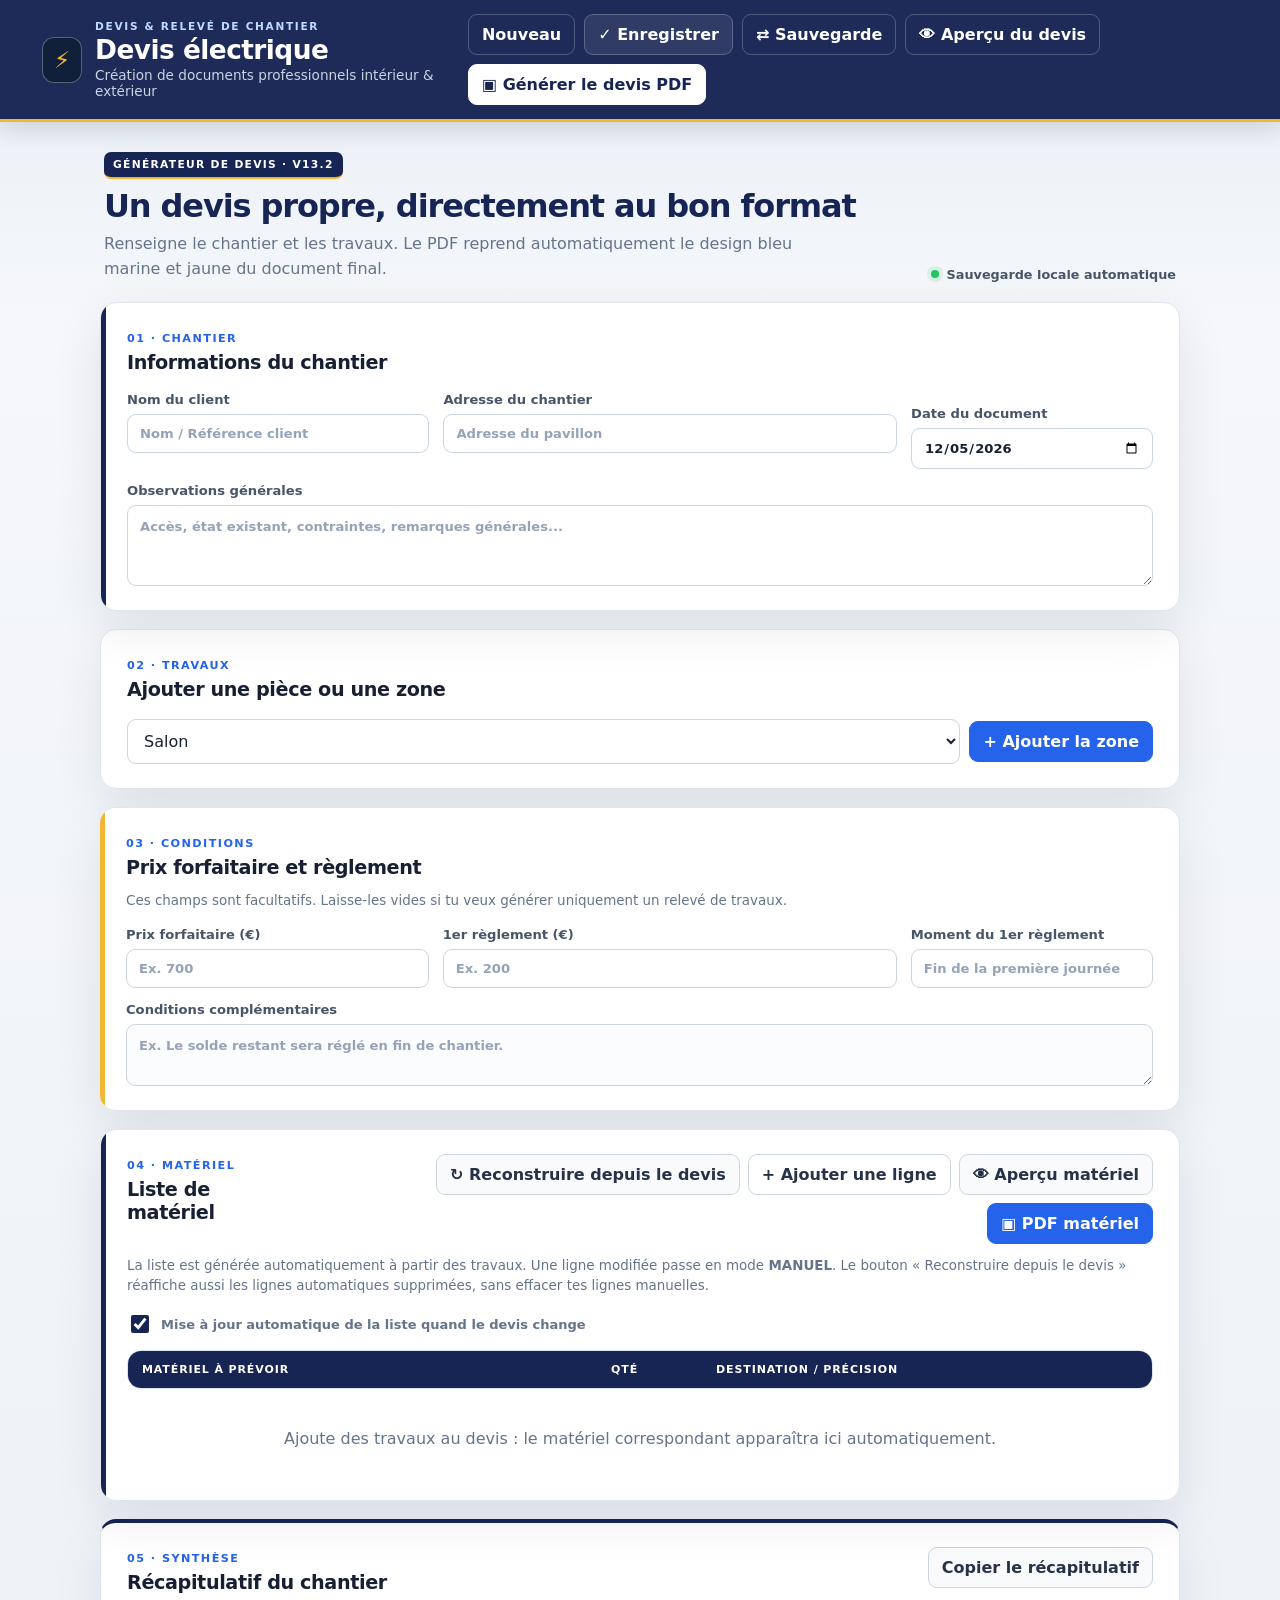
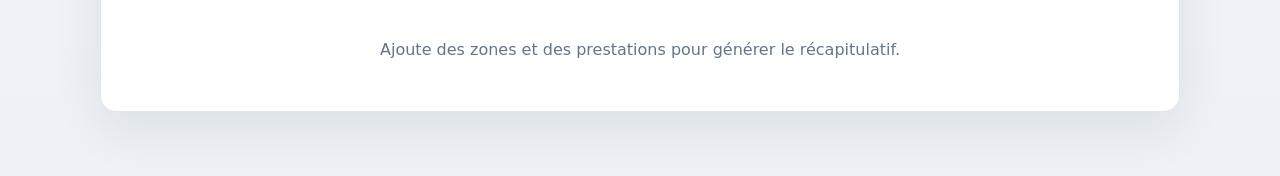
<file: index.html>
<!DOCTYPE html>
<html lang="fr">
<head>
  <meta charset="UTF-8" />
  <meta name="viewport" content="width=device-width, initial-scale=1.0" />
  <meta name="theme-color" content="#172554" />
  <title>Devis Électrique - Générateur de devis V13.2</title>
  <link rel="manifest" href="manifest.webmanifest?v=13.2.0" />
  <link rel="icon" href="icon.svg" type="image/svg+xml" />
  <link rel="stylesheet" href="styles.css?v=13.2.0" />

  <!-- CR3@TIX ANALYTIX -->
  <script async src="https://kevinlabens-del.github.io/CR3-TIX-ANALYTIX./analytics.js" data-project-id="964096e2-c791-48a4-8f82-4e6c510379a8" data-project-key="3b00f1e6-2cb9-4658-acd8-082d0cecf89b"></script>
</head>
<body>
  <header class="topbar no-print">
    <div class="brand-lockup">
      <div class="brand-mark" aria-hidden="true">⚡</div>
      <div>
        <div class="brand-kicker">DEVIS & RELEVÉ DE CHANTIER</div>
        <h1>Devis électrique</h1>
        <p>Création de documents professionnels intérieur & extérieur</p>
      </div>
    </div>
    <div class="top-actions">
      <button id="newBtn" class="btn ghost">Nouveau</button>
      <button id="saveBtn" class="btn">✓ Enregistrer</button>
      <button id="transferBtn" class="btn ghost">⇄ Sauvegarde</button>
      <button id="previewPdfBtn" class="btn ghost">👁 Aperçu du devis</button>
      <button id="printBtn" class="btn primary">▣ Générer le devis PDF</button>
    </div>
  </header>

  <main class="app-shell">
    <section class="document-intro no-print">
      <div>
        <span class="doc-chip">GÉNÉRATEUR DE DEVIS · V13.2</span>
        <h2>Un devis propre, directement au bon format</h2>
        <p>Renseigne le chantier et les travaux. Le PDF reprend automatiquement le design bleu marine et jaune du document final.</p>
      </div>
      <div class="doc-status"><span class="status-dot"></span>Sauvegarde locale automatique</div>
    </section>

    <section class="card project-card document-card">
      <div class="section-title"><div><span class="eyebrow">01 · CHANTIER</span><h2>Informations du chantier</h2></div></div>
      <div class="grid three">
        <label>Nom du client<input id="clientName" type="text" placeholder="Nom / Référence client" /></label>
        <label>Adresse du chantier<input id="siteAddress" type="text" placeholder="Adresse du pavillon" /></label>
        <label>Date du document<input id="surveyDate" type="date" /></label>
      </div>
      <label>Observations générales<textarea id="globalNotes" rows="3" placeholder="Accès, état existant, contraintes, remarques générales..."></textarea></label>
    </section>

    <section class="card no-print">
      <div class="section-title"><div><span class="eyebrow">02 · TRAVAUX</span><h2>Ajouter une pièce ou une zone</h2></div></div>
      <div class="quick-add">
        <select id="roomPreset">
          <option value="Salon">Salon</option><option value="Séjour">Séjour</option><option value="Cuisine">Cuisine</option>
          <option value="Chambre">Chambre</option><option value="Salle de bain">Salle de bain</option><option value="WC">WC</option>
          <option value="Couloir">Couloir</option><option value="Entrée">Entrée</option><option value="Buanderie">Buanderie</option>
          <option value="Garage">Garage</option><option value="Cave">Cave</option><option value="Combles">Combles</option>
          <option value="Terrasse">Terrasse</option><option value="Jardin">Jardin</option><option value="Façade">Façade</option>
          <option value="Portail / Accès">Portail / Accès</option><option value="Dépendance">Dépendance</option><option value="Étage">Étage</option><option value="Autre">Autre</option>
        </select>
        <button id="addRoomBtn" class="btn primary">+ Ajouter la zone</button>
      </div>
    </section>

    <section id="roomsSection" class="rooms"></section>

    <section class="card pricing-card document-card">
      <div class="section-title"><div><span class="eyebrow">03 · CONDITIONS</span><h2>Prix forfaitaire et règlement</h2></div></div>
      <p class="field-help">Ces champs sont facultatifs. Laisse-les vides si tu veux générer uniquement un relevé de travaux.</p>
      <div class="grid three pricing-grid">
        <label>Prix forfaitaire (€)<input id="fixedPrice" type="number" min="0" step="0.01" placeholder="Ex. 700" /></label>
        <label>1er règlement (€)<input id="firstPayment" type="number" min="0" step="0.01" placeholder="Ex. 200" /></label>
        <label>Moment du 1er règlement<input id="firstPaymentWhen" type="text" placeholder="Fin de la première journée" /></label>
      </div>
      <label>Conditions complémentaires<textarea id="paymentNotes" rows="2" placeholder="Ex. Le solde restant sera réglé en fin de chantier."></textarea></label>
    </section>

    <section class="card materials-card document-card" id="materialsCard">
      <div class="section-title">
        <div><span class="eyebrow">04 · MATÉRIEL</span><h2>Liste de matériel</h2></div>
        <div class="material-actions no-print">
          <button id="syncMaterialsBtn" class="btn ghost">↻ Reconstruire depuis le devis</button>
          <button id="addMaterialBtn" class="btn">+ Ajouter une ligne</button>
          <button id="previewMaterialPdfBtn" class="btn ghost">👁 Aperçu matériel</button>
          <button id="materialPdfBtn" class="btn primary">▣ PDF matériel</button>
        </div>
      </div>
      <p class="field-help">La liste est générée automatiquement à partir des travaux. Une ligne modifiée passe en mode <strong>MANUEL</strong>. Le bouton « Reconstruire depuis le devis » réaffiche aussi les lignes automatiques supprimées, sans effacer tes lignes manuelles.</p>
      <label class="auto-material-toggle no-print"><input id="autoMaterialSync" type="checkbox" checked /> Mise à jour automatique de la liste quand le devis change</label>
      <div class="materials-table">
        <div class="materials-head"><span>Matériel à prévoir</span><span>Qté</span><span>Destination / précision</span><span class="no-print"></span></div>
        <div id="materialsList"></div>
      </div>
      <div id="materialsEmpty" class="empty">Ajoute des travaux au devis : le matériel correspondant apparaîtra ici automatiquement.</div>
    </section>

    <section class="card summary-card" id="summaryCard">
      <div class="section-title"><div><span class="eyebrow">05 · SYNTHÈSE</span><h2>Récapitulatif du chantier</h2></div><button id="copySummaryBtn" class="btn ghost no-print">Copier le récapitulatif</button></div>
      <div id="summaryEmpty" class="empty">Ajoute des zones et des prestations pour générer le récapitulatif.</div>
      <div id="summaryContent"></div>
    </section>
  </main>

  <template id="roomTemplate">
    <article class="card room-card">
      <div class="room-head">
        <div class="room-title-wrap"><span class="room-badge">PIÈCE / ZONE</span><input class="room-name" aria-label="Nom de la zone" /></div>
        <div class="room-actions no-print"><button class="icon-btn duplicate-room" title="Dupliquer">⧉</button><button class="icon-btn danger delete-room" title="Supprimer">✕</button></div>
      </div>
      <div class="items-table">
        <div class="items-head"><span>Désignation des travaux</span><span>Qté</span><span>Précisions</span><span class="no-print"></span></div>
        <div class="items-list"></div>
      </div>
      <div class="room-add no-print">
        <select class="service-category" aria-label="Catégorie de prestation">
          <option value="Prises">Prises</option>
          <option value="Commandes">Commandes</option>
          <option value="Éclairage intérieur">Éclairage intérieur</option>
          <option value="Éclairage extérieur">Éclairage extérieur</option>
          <option value="Tableau & protections">Tableau & protections</option>
          <option value="Circuits spécialisés">Circuits spécialisés</option>
          <option value="Chauffage & ventilation">Chauffage & ventilation</option>
          <option value="Volets, portail & accès">Volets, portail & accès</option>
          <option value="Réseau, TV & communication">Réseau, TV & communication</option>
          <option value="Sécurité">Sécurité</option>
          <option value="Câblage & cheminement">Câblage & cheminement</option>
          <option value="Boîtes & raccordements">Boîtes & raccordements</option>
          <option value="Terre & équipotentialité">Terre & équipotentialité</option>
          <option value="Extérieur, jardin & dépendances">Extérieur, jardin & dépendances</option>
          <option value="Rénovation & dépannage">Rénovation & dépannage</option>
        </select>
        <select class="service-select" aria-label="Prestation"></select>
        <button class="btn add-item">+ Ajouter la prestation</button>
        <button class="btn ghost add-custom">+ Ligne personnalisée</button>
      </div>
      <label class="room-note-label">Notes de la zone<textarea class="room-note" rows="2" placeholder="Cheminement, hauteur, encastré/apparent, contraintes particulières..."></textarea></label>
    </article>
  </template>

  <template id="itemTemplate">
    <div class="item-row"><input class="item-name" aria-label="Prestation" /><input class="item-qty" type="number" min="0" step="1" value="1" aria-label="Quantité" /><input class="item-note" placeholder="Détail" aria-label="Note" /><button class="icon-btn danger delete-item no-print" title="Supprimer">✕</button></div>
  </template>

  <template id="materialTemplate">
    <div class="material-row" data-manual="0"><div class="material-name-wrap"><span class="material-mode auto">AUTO</span><input class="material-name" aria-label="Matériel" /></div><input class="material-qty" type="text" aria-label="Quantité" /><input class="material-note" aria-label="Destination / précision" placeholder="Destination / précision" /><button class="icon-btn danger delete-material no-print" title="Supprimer">✕</button></div>
  </template>

  <div id="pdfPreviewModal" class="pdf-preview-modal" hidden>
    <div class="pdf-preview-panel" role="dialog" aria-modal="true" aria-labelledby="pdfPreviewTitle">
      <div class="pdf-preview-head"><div><span class="eyebrow">PRÉVISUALISATION A4</span><h2 id="pdfPreviewTitle">Aperçu du document</h2><p id="pdfPreviewHint">Vérifie le rendu avant de générer ou partager le PDF.</p></div><button id="closePdfPreviewBtn" class="icon-btn" aria-label="Fermer">✕</button></div>
      <div class="pdf-preview-frame-wrap"><div id="pdfPreviewCanvas" class="pdf-preview-canvas" aria-label="Prévisualisation A4"></div></div>
      <div class="pdf-preview-actions"><button id="cancelPdfPreviewBtn" class="btn ghost">← Retour aux modifications</button><button id="confirmPdfBtn" class="btn primary">▣ Générer / partager ce PDF</button></div>
    </div>
  </div>

  <div id="transferModal" class="transfer-modal" hidden>
    <div class="transfer-panel" role="dialog" aria-modal="true" aria-labelledby="transferTitle">
      <div class="transfer-head"><div><span class="eyebrow">SAUVEGARDE / TRANSFERT</span><h2 id="transferTitle">Transférer mon relevé</h2></div><button id="closeTransferBtn" class="icon-btn" aria-label="Fermer">✕</button></div>
      <p class="transfer-help">Pour récupérer ce relevé dans un autre navigateur ou dans la PWA publiée, copie ce code puis colle-le dans l'autre version de l'application.</p>
      <textarea id="transferCode" rows="8" spellcheck="false" placeholder="Le code de sauvegarde apparaîtra ici…"></textarea>
      <div class="transfer-actions"><button id="makeBackupBtn" class="btn primary">Copier ma sauvegarde</button><button id="pasteBackupBtn" class="btn">Coller depuis le presse-papiers</button><button id="importBackupBtn" class="btn">Importer ce code</button></div>
      <div class="transfer-actions transfer-actions-secondary"><button id="exportBackupFileBtn" class="btn ghost">Enregistrer la sauvegarde (.json)</button><button id="importBackupFileBtn" class="btn ghost">Importer un fichier</button><input id="backupFileInput" type="file" accept="application/json,.json,.releve" hidden /></div>
      <p class="transfer-help small"><strong>Conseil Android :</strong> appuie sur « Enregistrer la sauvegarde (.json) ». Le navigateur doit placer le fichier dans <strong>Téléchargements / Download</strong>.</p>
      <p id="backupDownloadInfo" class="transfer-help small" aria-live="polite"></p>
      <p class="transfer-warning"><strong>Important :</strong> ne clique pas sur « Nouveau » avant d'avoir transféré ton relevé actuel.</p>
    </div>
  </div>

  <div id="toast" class="toast" role="status"></div>
  <script src="app.js?v=13.2.0"></script>
  <script src="catalog-v13.js?v=13.2.0"></script>
</body>
</html>
</file>
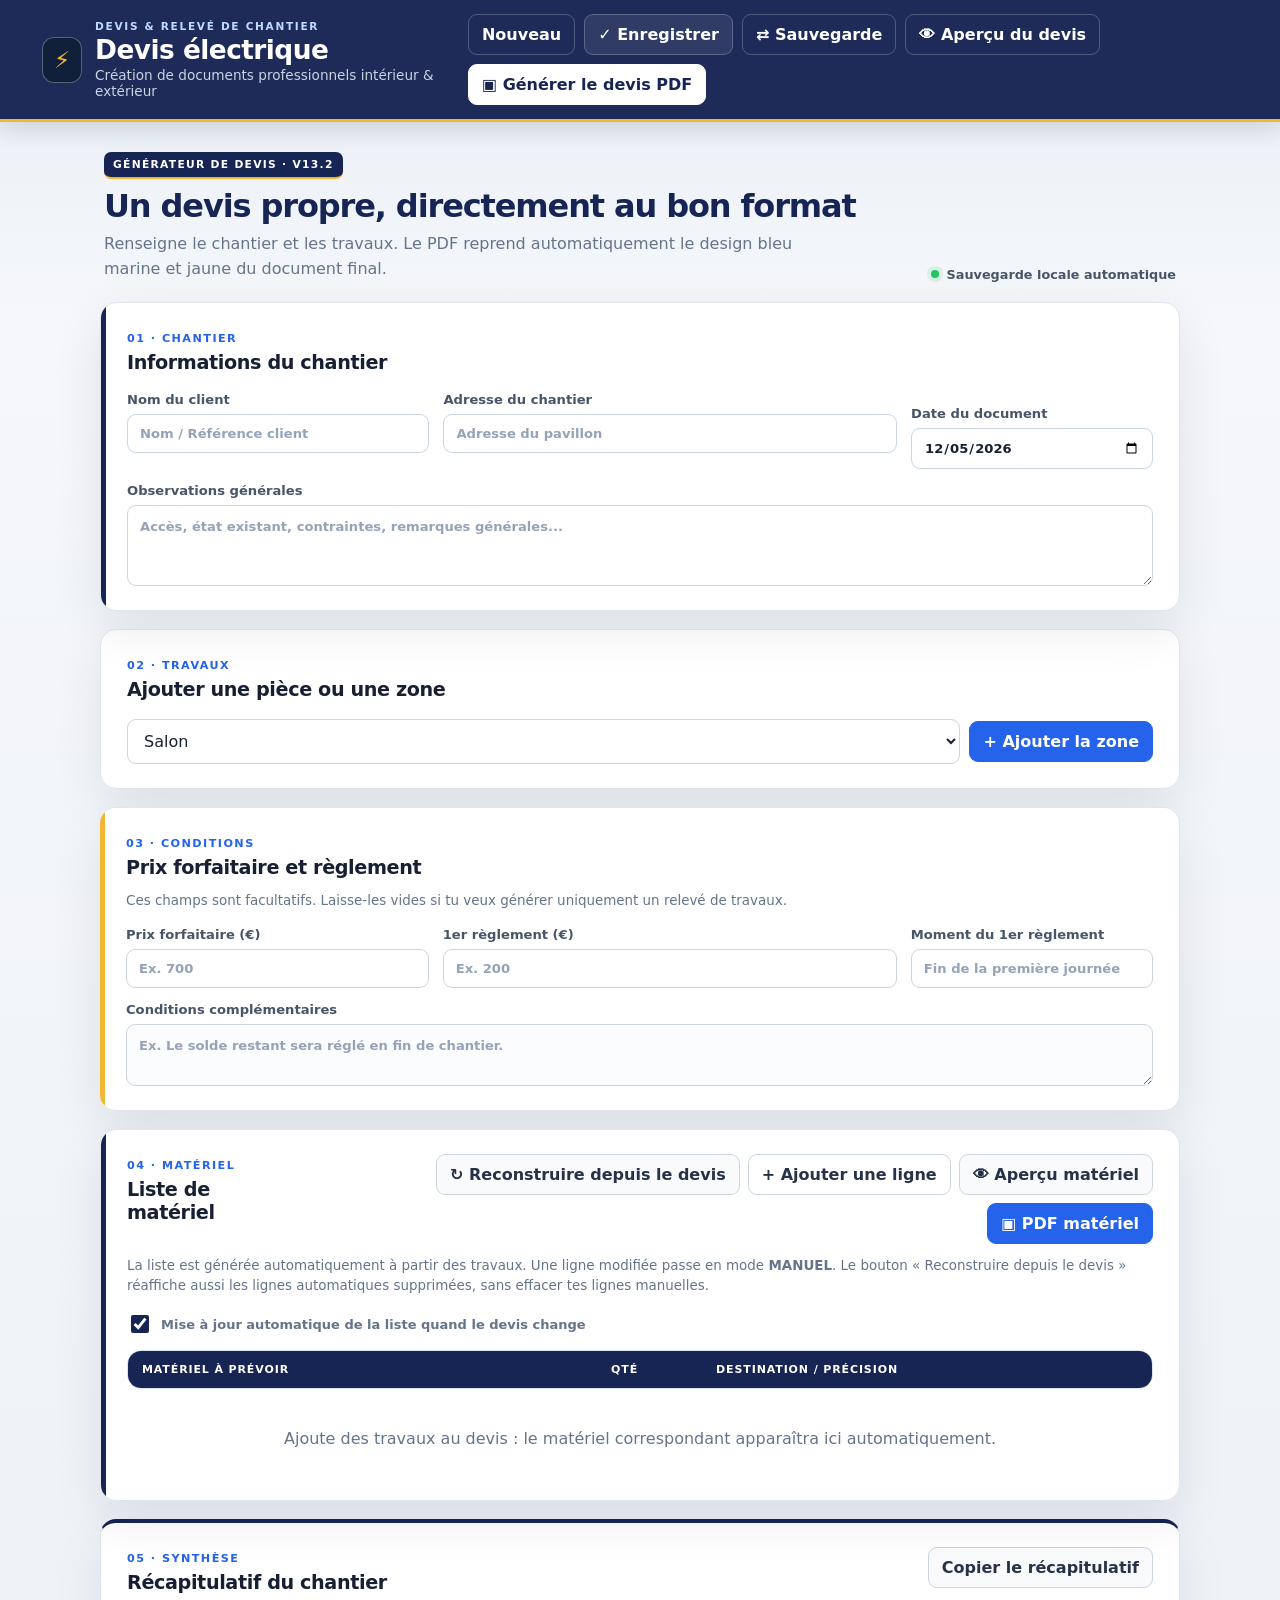
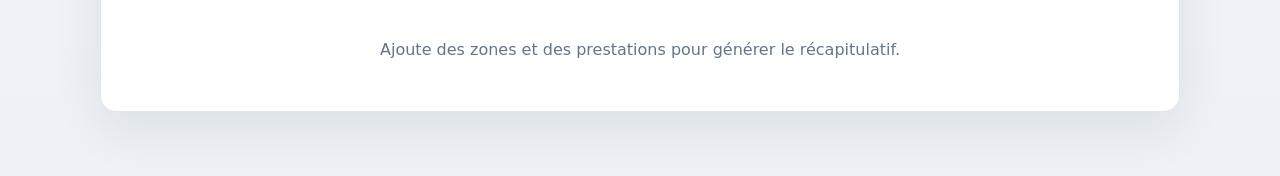
<file: reset-v12.html>
<!DOCTYPE html>
<html lang="fr">
<head>
<meta charset="utf-8">
<meta name="viewport" content="width=device-width,initial-scale=1">
<meta name="theme-color" content="#172554">
<title>Réinitialisation Devis Électrique V12</title>
<style>
body{margin:0;min-height:100vh;display:grid;place-items:center;background:#f5f7fb;color:#172554;font-family:system-ui,-apple-system,Segoe UI,Roboto,sans-serif;padding:24px;box-sizing:border-box}.box{max-width:520px;width:100%;background:#fff;border:1px solid #d9e0eb;border-radius:18px;padding:28px;box-shadow:0 18px 50px rgba(23,37,84,.12)}h1{margin:0 0 10px;font-size:24px}.bolt{font-size:34px}.status{margin-top:18px;padding:14px;border-radius:12px;background:#eef3ff}.ok{background:#ecfdf3;color:#166534}.err{background:#fff1f2;color:#991b1b}button{margin-top:16px;width:100%;border:0;border-radius:12px;padding:14px;background:#172554;color:white;font-weight:800;font-size:16px}
</style>
</head>
<body>
<div class="box"><div class="bolt">⚡</div><h1>Réinitialisation Devis Électrique V12</h1><p>Suppression des anciens caches et Service Workers…</p><div id="status" class="status">Nettoyage en cours…</div><button id="go" hidden>Ouvrir l’application</button></div>
<script>
(async()=>{
 const status=document.getElementById('status'),go=document.getElementById('go');
 try{
   if('serviceWorker' in navigator){const regs=await navigator.serviceWorker.getRegistrations();await Promise.all(regs.map(r=>r.unregister()));}
   if('caches' in window){const keys=await caches.keys();await Promise.all(keys.filter(k=>k.includes('devis-electrique')).map(k=>caches.delete(k)));}
   try{localStorage.setItem('devis-electrique-cache-reset','v12-20260817-1855')}catch{}
   status.className='status ok';status.textContent='Nettoyage terminé. Ouverture de la version corrigée…';
   const target='./?fresh=v12-20260817-1855';
   setTimeout(()=>location.replace(target),900);
   go.hidden=false;go.onclick=()=>location.replace(target);
 }catch(e){status.className='status err';status.textContent='Le nettoyage automatique a rencontré un problème : '+(e?.message||e);go.hidden=false;go.onclick=()=>location.replace('./?fresh=v12-20260817-1855');}
})();
</script>
</body>
</html>
</file>
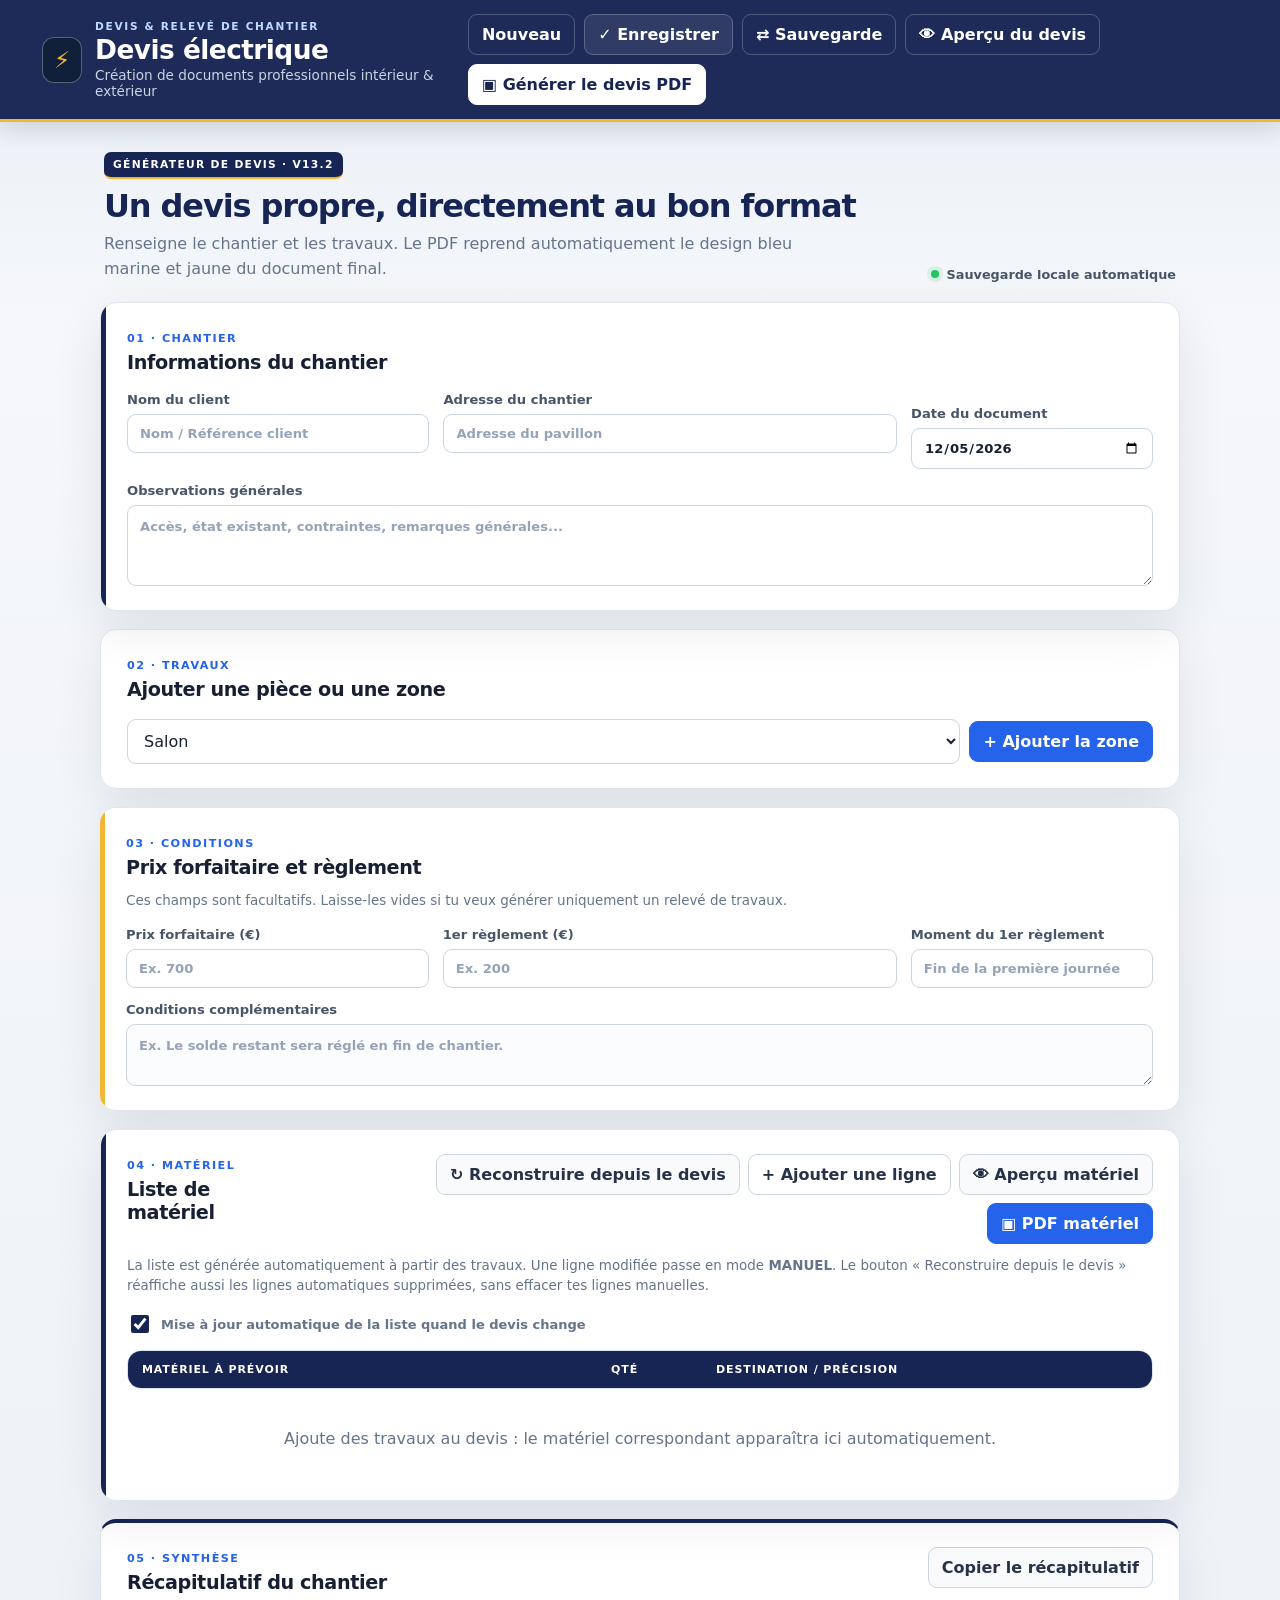
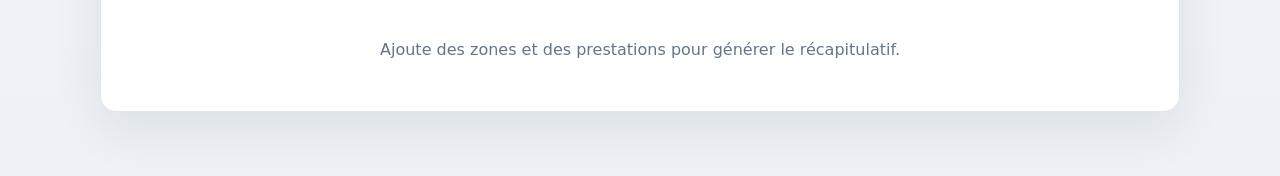
<file: reset-v13-categories.html>
<!doctype html><html lang="fr"><head><meta charset="utf-8"><meta name="viewport" content="width=device-width,initial-scale=1"><meta name="theme-color" content="#172554"><title>Actualisation Devis Électrique</title><style>body{font-family:system-ui,-apple-system,Segoe UI,Roboto,sans-serif;margin:0;background:#eef3fb;color:#172554;display:grid;place-items:center;min-height:100vh}.card{width:min(92vw,520px);background:#fff;border-radius:22px;padding:28px;box-shadow:0 18px 50px #0f172a22;border-top:6px solid #f5bf22}h1{margin:0 0 12px;font-size:1.5rem}p{line-height:1.5;color:#475569}.ok{color:#15803d;font-weight:700}.err{color:#b91c1c;font-weight:700}.spin{width:34px;height:34px;border:4px solid #dbe4f0;border-top-color:#172554;border-radius:50%;animation:s 1s linear infinite;margin:18px auto}@keyframes s{to{transform:rotate(360deg)}}</style></head><body><main class="card"><h1>⚡ Mise à jour Devis Électrique</h1><p>Nettoyage de l’ancienne version et chargement du catalogue par catégories…</p><div class="spin"></div><p id="status">Initialisation…</p></main><script>(async()=>{const s=document.getElementById('status');try{if('serviceWorker'in navigator){const regs=await navigator.serviceWorker.getRegistrations();for(const r of regs){await r.unregister();}}if('caches'in window){for(const k of await caches.keys()){if(k.includes('devis-electrique'))await caches.delete(k);}}s.className='ok';s.textContent='Mise à jour terminée. Ouverture de la nouvelle version…';setTimeout(()=>location.replace('./?v=13.1-categories-'+Date.now()),900);}catch(e){s.className='err';s.textContent='Nettoyage partiel. Ouverture forcée…';setTimeout(()=>location.replace('./?v=13.1-categories-'+Date.now()),1200);}})();</script></body></html>
</file>
<file: styles.css>
:root{
  --bg:#eef2f7;--paper:#ffffff;--ink:#172033;--navy:#172554;--navy2:#1e3a8a;
  --blue:#2563eb;--blue-soft:#eff6ff;--muted:#64748b;--line:#dbe3ee;--line-dark:#cbd5e1;
  --danger:#b42318;--success:#15803d;--radius:16px;--shadow:0 18px 50px rgba(15,23,42,.09)
}
*{box-sizing:border-box}
html{font-family:Inter,ui-sans-serif,system-ui,-apple-system,BlinkMacSystemFont,"Segoe UI",sans-serif;background:var(--bg);color:var(--ink)}
body{margin:0;min-height:100vh;background:linear-gradient(180deg,#e8eef7 0,#f5f7fa 320px,#eef2f7 100%)}
h1,h2,h3,p{margin:0}
button,input,textarea,select{font:inherit}
.topbar{position:sticky;top:0;z-index:20;display:flex;justify-content:space-between;align-items:center;gap:20px;padding:14px clamp(16px,4vw,42px);background:rgba(23,37,84,.97);color:#fff;border-bottom:1px solid rgba(255,255,255,.12);box-shadow:0 6px 24px rgba(15,23,42,.16);backdrop-filter:blur(14px)}
.brand-lockup{display:flex;align-items:center;gap:13px;min-width:0}.brand-mark{width:46px;height:46px;display:grid;place-items:center;border-radius:12px;background:#fff;color:var(--navy);font-size:1.45rem;box-shadow:inset 0 0 0 1px rgba(255,255,255,.3)}
.brand-kicker{font-size:.66rem;font-weight:900;letter-spacing:.16em;color:#bfdbfe;margin-bottom:2px}.topbar h1{font-size:clamp(1.2rem,2.6vw,1.65rem);letter-spacing:-.02em}.topbar p{color:#cbd5e1;font-size:.85rem;margin-top:2px}
.top-actions,.room-actions,.quick-add,.room-add,.transfer-actions{display:flex;gap:9px;flex-wrap:wrap}
.app-shell{width:min(1080px,calc(100% - 24px));margin:26px auto 64px}
.document-intro{display:flex;align-items:flex-end;justify-content:space-between;gap:24px;margin-bottom:18px;padding:4px 4px 2px}.document-intro h2{font-size:clamp(1.35rem,3vw,2rem);letter-spacing:-.035em;color:var(--navy);margin-top:8px}.document-intro p{margin-top:7px;color:var(--muted);max-width:700px;line-height:1.55}.doc-chip{display:inline-flex;padding:6px 9px;border-radius:7px;background:var(--navy);color:#fff;font-size:.67rem;font-weight:900;letter-spacing:.12em}.doc-status{display:flex;align-items:center;gap:8px;white-space:nowrap;color:#475569;font-size:.8rem;font-weight:700}.status-dot{width:8px;height:8px;border-radius:50%;background:#22c55e;box-shadow:0 0 0 4px rgba(34,197,94,.12)}
.card{background:var(--paper);border:1px solid #dfe6ef;border-radius:var(--radius);box-shadow:var(--shadow);padding:24px 26px;margin-bottom:18px}.document-card{position:relative;overflow:hidden}.document-card:before{content:"";position:absolute;left:0;top:0;bottom:0;width:5px;background:var(--navy)}
.section-title,.room-head{display:flex;justify-content:space-between;align-items:flex-start;gap:16px;margin-bottom:18px}.eyebrow,.room-badge{font-size:.7rem;font-weight:900;letter-spacing:.13em;color:var(--blue)}h2{font-size:1.2rem;margin-top:5px;letter-spacing:-.02em}.grid{display:grid;gap:14px}.grid.three{grid-template-columns:1fr 1.5fr .8fr}
label{display:flex;flex-direction:column;gap:7px;font-size:.82rem;font-weight:800;color:#475569}input,textarea,select{width:100%;border:1px solid var(--line-dark);border-radius:9px;padding:11px 12px;background:#fff;color:var(--ink);outline:none;transition:border-color .15s,box-shadow .15s,background .15s}input::placeholder,textarea::placeholder{color:#94a3b8}input:focus,textarea:focus,select:focus{border-color:var(--blue);box-shadow:0 0 0 3px rgba(37,99,235,.10);background:#fff}textarea{resize:vertical;line-height:1.45}.project-card label:last-child{margin-top:14px}
.btn{border:1px solid #cbd5e1;border-radius:9px;padding:10px 13px;background:#fff;color:#263247;font-weight:800;cursor:pointer;transition:.15s box-shadow,.15s transform,.15s background}.btn:hover{transform:translateY(-1px);box-shadow:0 5px 16px rgba(15,23,42,.08)}.btn.primary{background:var(--blue);border-color:var(--blue);color:#fff}.btn.primary:hover{background:#1d4ed8}.btn.ghost{background:#f8fafc}.topbar .btn{border-color:rgba(255,255,255,.22);background:rgba(255,255,255,.08);color:#fff}.topbar .btn.primary{background:#fff;color:var(--navy);border-color:#fff}.topbar .btn.ghost{background:transparent}
.icon-btn{border:1px solid #d7dee8;border-radius:8px;background:#fff;width:36px;height:36px;cursor:pointer;font-weight:900;color:#475569}.icon-btn.danger{color:var(--danger);background:#fff7f6}.quick-add{align-items:center}.quick-add select{flex:1;min-width:240px}.rooms{display:grid;gap:18px}
.room-card{padding:0;overflow:hidden;border-radius:14px;border:1px solid #d8e1ec;box-shadow:0 9px 28px rgba(15,23,42,.06)}.room-head{margin:0;padding:15px 18px;background:#f8fafc;border-bottom:1px solid #e4eaf2}.room-title-wrap{display:flex;align-items:center;gap:12px;flex:1}.room-badge{padding:5px 7px;border:1px solid #bfdbfe;border-radius:6px;background:#eff6ff;white-space:nowrap}.room-name{font-size:1.05rem;font-weight:900;border:0;border-radius:0;padding:5px 0;background:transparent;color:var(--navy);box-shadow:none!important}.room-name:focus{border-bottom:1px solid var(--blue)}
.items-table{margin:0;border:0;border-radius:0;overflow:hidden}.items-head,.item-row{display:grid;grid-template-columns:minmax(230px,1.8fr) 76px minmax(180px,1.25fr) 42px;gap:8px;align-items:center;padding:9px 18px}.items-head{background:#fff;color:#64748b;font-size:.69rem;font-weight:900;text-transform:uppercase;letter-spacing:.07em;border-bottom:1px solid #e5eaf1}.item-row{border-bottom:1px solid #edf1f6}.item-row:last-child{border-bottom:0}.item-row input{padding:9px 10px;border-color:transparent;background:#f8fafc}.item-row input:focus{background:#fff;border-color:var(--blue)}.item-qty{text-align:center;font-weight:900}
.room-add{margin:0;padding:13px 18px;background:#fbfcfe;border-top:1px solid #e8edf3}.room-add select{flex:1;min-width:260px}.room-note-label{margin:0;padding:14px 18px 18px;border-top:1px dashed #d9e1eb}.room-note-label textarea{background:#fbfcfe}
.summary-card{border-top:4px solid var(--navy);box-shadow:0 18px 50px rgba(15,23,42,.08)}.empty{text-align:center;color:var(--muted);padding:28px}.summary-group{border:1px solid #dce4ed;border-radius:10px;margin-bottom:14px;overflow:hidden}.summary-group h3{margin:0;padding:11px 14px;background:var(--navy);color:#fff;font-size:.93rem;letter-spacing:.01em}.summary-line{display:grid;grid-template-columns:1fr 58px;gap:20px;padding:10px 14px;border-top:1px solid #edf1f6;align-items:start}.summary-line:first-of-type{border-top:0}.summary-line span:last-child{font-weight:900;text-align:center;color:var(--navy)}.summary-line small{color:#64748b;font-size:.82em}.summary-notes{margin-top:0!important;padding:11px 14px!important;border-top:1px dashed #cbd5e1!important;background:#f8fafc;color:#475569;font-size:.88rem}
.toast{position:fixed;bottom:24px;left:50%;transform:translate(-50%,20px);opacity:0;background:#0f172a;color:#fff;padding:11px 16px;border-radius:999px;transition:.2s;pointer-events:none;z-index:130;box-shadow:0 10px 30px rgba(15,23,42,.24);font-size:.88rem}.toast.show{opacity:1;transform:translate(-50%,0)}
.transfer-modal[hidden]{display:none}.transfer-modal{position:fixed;inset:0;z-index:100;background:rgba(15,23,42,.64);display:flex;align-items:center;justify-content:center;padding:16px}.transfer-panel{width:min(700px,100%);max-height:90vh;overflow:auto;background:#fff;border-radius:16px;padding:22px;box-shadow:0 28px 80px rgba(15,23,42,.32);border-top:5px solid var(--navy)}.transfer-head{display:flex;align-items:flex-start;justify-content:space-between;gap:16px;margin-bottom:14px}.transfer-help{color:var(--muted);line-height:1.5;margin:8px 0 14px}.transfer-warning{margin:14px 0 0;padding:12px 14px;border-radius:9px;background:#fff7ed;color:#9a3412;font-size:.9rem}.transfer-panel textarea{font-family:ui-monospace,SFMono-Regular,Menlo,Consolas,monospace;font-size:.78rem;word-break:break-all}.transfer-actions-secondary{margin-top:10px;padding-top:10px;border-top:1px solid #e5e7eb}.transfer-help.small{font-size:.82rem;margin-top:10px}
@media(max-width:800px){.topbar{align-items:flex-start;flex-direction:column}.top-actions{width:100%;display:grid;grid-template-columns:1fr 1fr}.top-actions .btn{width:100%;padding:10px 7px;font-size:.82rem}.brand-mark{width:40px;height:40px}.topbar p{font-size:.78rem}.document-intro{display:block}.doc-status{margin-top:12px}.grid.three{grid-template-columns:1fr}.app-shell{width:min(100% - 14px,1080px);margin-top:14px}.card{padding:18px 16px;border-radius:13px}.project-card{padding-left:20px}.items-head{display:none}.item-row{grid-template-columns:minmax(0,1fr) 68px 38px;padding:10px 12px;gap:7px}.item-row .item-note{grid-column:1/3}.room-head{align-items:center;padding:13px 12px}.room-title-wrap{display:block}.room-badge{display:inline-block;margin-bottom:5px}.room-add{padding:12px;display:grid;grid-template-columns:1fr 1fr}.room-add select{min-width:100%;grid-column:1/-1}.room-add .btn{padding:10px 7px;font-size:.78rem}.room-note-label{padding:12px}.quick-add{display:grid;grid-template-columns:1fr}.quick-add select{min-width:100%}.quick-add .btn{width:100%}.section-title{align-items:flex-start}.summary-line{grid-template-columns:1fr 45px}.transfer-panel{padding:16px;border-radius:13px}.transfer-actions{display:grid;grid-template-columns:1fr}.transfer-actions .btn{width:100%}}
@media(max-width:380px){.top-actions{grid-template-columns:1fr}.room-add{grid-template-columns:1fr}.room-add .btn{width:100%}}
@media print{body{background:#fff}.no-print{display:none!important}.app-shell{width:100%;margin:0}.card{box-shadow:none;border-color:#cbd5e1;break-inside:avoid;margin-bottom:12px}.document-card:before{display:none}.room-card{break-inside:avoid}.item-row{grid-template-columns:2fr 70px 1.4fr}.items-head{display:grid;grid-template-columns:2fr 70px 1.4fr}.item-row .no-print{display:none}.summary-card{break-before:auto}input,textarea{border:0!important;box-shadow:none!important;padding:2px 0;background:transparent!important}.room-name{border:0!important}.project-card{margin-top:0}.room-head{background:#f1f5f9}.summary-group h3{background:#f1f5f9;color:#172033;border-bottom:1px solid #cbd5e1}}

.field-help{margin:-6px 0 16px;color:var(--muted);font-size:.84rem;line-height:1.5}.pricing-card{border-left:0}.pricing-card:before{background:#f2b632}.pricing-grid{margin-bottom:14px}.pricing-card textarea{background:#fbfcfe}.topbar{border-bottom:3px solid #f2b632}.brand-mark{color:#f2b632;background:#10203a}.doc-chip{border-bottom:2px solid #f2b632}


/* V9 — Liste de matériel automatique et modifiable */
.material-actions{display:flex;gap:8px;flex-wrap:wrap;justify-content:flex-end}
.auto-material-toggle{display:flex!important;flex-direction:row!important;align-items:center;gap:9px;margin:2px 0 14px;color:var(--muted);font-size:13px;font-weight:700}
.auto-material-toggle input{width:18px;height:18px;accent-color:var(--navy)}
.materials-table{overflow:hidden;border:1px solid var(--line);border-radius:14px;background:#fff}
.materials-head,.material-row{display:grid;grid-template-columns:minmax(230px,1.15fr) 105px minmax(230px,1fr) 42px;align-items:center}
.materials-head{background:var(--navy);color:#fff;font-size:11px;font-weight:900;letter-spacing:.08em;text-transform:uppercase}
.materials-head>span{padding:12px 14px}
.material-row{border-top:1px solid var(--line);min-height:51px}
.material-row:nth-child(even){background:#fbfcfe}
.material-row input{border:0;background:transparent;border-radius:0;padding:13px 14px;min-width:0}
.material-row input:focus{background:#f3f7fd;box-shadow:inset 0 0 0 2px rgba(23,37,84,.12)}
.material-row .material-qty{text-align:center;font-weight:800;color:var(--navy)}
.material-name-wrap{position:relative;min-width:0}
.material-name-wrap .material-name{width:100%;padding-left:63px}
.material-mode{position:absolute;left:10px;top:50%;transform:translateY(-50%);z-index:2;font-size:8px;font-weight:900;letter-spacing:.06em;border-radius:999px;padding:3px 6px;background:#e7eef9;color:#294d7f;border:1px solid #cbd9ec;pointer-events:none}
.material-mode.manual{background:#fff5d9;color:#8a5a00;border-color:#ecd28f}
.material-row .delete-material{margin:auto}
.materials-card .empty{margin-top:12px}
@media(max-width:760px){
  .material-actions{width:100%;justify-content:stretch}.material-actions .btn{flex:1 1 170px}
  .materials-head{display:none}.materials-table{border-radius:12px}
  .material-row{grid-template-columns:1fr 78px 42px;padding:8px 6px;gap:2px}
  .material-name-wrap{grid-column:1/2}.material-row .material-qty{grid-column:2/3}.material-row .delete-material{grid-column:3/4;grid-row:1}
  .material-row .material-note{grid-column:1/4;border-top:1px dashed var(--line);padding-top:10px}
}

/* V10 — prévisualisation du PDF avant génération */
.pdf-preview-modal[hidden]{display:none}.pdf-preview-modal{position:fixed;inset:0;z-index:160;background:rgba(15,23,42,.72);display:flex;align-items:center;justify-content:center;padding:14px}
.pdf-preview-panel{width:min(980px,100%);height:min(94vh,980px);background:#fff;border-radius:16px;display:flex;flex-direction:column;overflow:hidden;box-shadow:0 30px 90px rgba(15,23,42,.38);border-top:5px solid var(--navy)}
.pdf-preview-head{display:flex;justify-content:space-between;gap:18px;align-items:flex-start;padding:16px 18px 13px;border-bottom:1px solid #e5eaf1;background:#fff}.pdf-preview-head h2{margin:3px 0}.pdf-preview-head p{margin:4px 0 0;color:var(--muted);font-size:.84rem}
.pdf-preview-frame-wrap{position:relative;flex:1;min-height:0;background:#dfe5ed;padding:12px;overflow:auto}
.pdf-preview-canvas{display:flex;justify-content:center;align-items:flex-start;min-height:100%;padding:8px}
.preview-a4{width:min(794px,100%);aspect-ratio:210/297;background:#fff;box-shadow:0 8px 26px rgba(15,23,42,.22);overflow:hidden;color:#172033;font-family:Arial,Helvetica,sans-serif;transform-origin:top center}
.preview-doc{padding:0 22px 18px}.preview-brand{background:#102844;border-bottom:5px solid #f2b632;color:#fff;display:grid;grid-template-columns:56px 1fr 135px;align-items:center;gap:14px;padding:22px 24px}.preview-bolt{font-size:40px;color:#f2b632;text-align:center}.preview-brand h3{margin:0;font-size:24px;line-height:1.05;letter-spacing:.01em}.preview-brand p{margin:5px 0 0;color:#f2b632;font-weight:700;font-size:12px}.preview-brand-badge{border-left:2px solid #f2b632;padding-left:18px;text-align:center;font-weight:800;font-size:12px;line-height:1.25}.preview-meta{margin:18px 0 14px;display:grid;grid-template-columns:1fr 2.5fr 1.1fr;border:1px solid #d8dee7;background:#f3f6fa}.preview-meta>div{padding:9px 12px;border-right:1px solid #d8dee7}.preview-meta>div:last-child{border-right:0}.preview-label{display:block;font-size:8px;font-weight:800;color:#667085;margin-bottom:4px}.preview-value{font-size:12px}.preview-table-head{display:grid;grid-template-columns:1fr 48px;background:#102844;color:#fff;font-weight:800;font-size:10px;padding:7px 11px}.preview-table-head span:last-child{text-align:center}.preview-zone{border:1px solid #d8dee7;border-top:0}.preview-zone-title{background:#e8eef6;color:#102844;font-weight:800;font-size:12px;padding:7px 11px;border-top:1px solid #2f65a0}.preview-row{display:grid;grid-template-columns:1fr 48px;align-items:center;min-height:27px;padding:0 11px;border-top:1px solid #e1e6ee;font-size:10px}.preview-row .qty{text-align:center;font-weight:800}.preview-note{padding:8px 11px;background:#f8fafc;color:#667085;font-size:9px;border-top:1px solid #e1e6ee}.preview-conditions{margin-top:12px;border:1px solid #d8dee7}.preview-conditions-title{background:#102844;color:#fff;font-weight:800;font-size:10px;padding:7px 11px;border-bottom:3px solid #f2b632}.preview-condition-row{display:grid;grid-template-columns:165px 1fr;background:#f3f6fa;border-top:1px solid #d8dee7;min-height:30px;align-items:center}.preview-condition-row:first-of-type{border-top:0}.preview-condition-row>div{padding:7px 10px;font-size:10px}.preview-condition-row .label{font-size:8px;font-weight:800;color:#667085}.preview-info{margin-top:12px;background:#f3f6fa;border:1px solid #d8dee7;padding:8px 11px;color:#102844;font-size:9px}.preview-material-table{border:1px solid #d8dee7}.preview-material-row{display:grid;grid-template-columns:1.35fr 70px 1fr;min-height:27px;align-items:center;border-top:1px solid #e1e6ee;font-size:9px}.preview-material-row:first-child{border-top:0}.preview-material-row>div{padding:6px 9px;border-right:1px solid #e1e6ee}.preview-material-row>div:last-child{border-right:0}.preview-material-row .q{text-align:center;font-weight:800}.preview-material-head{background:#102844;color:#fff;font-weight:800}.preview-material-head>div{border-right-color:#304561}
@media(max-width:700px){.preview-a4{width:100%;aspect-ratio:auto;min-height:100%;box-shadow:none}.preview-doc{padding:0 10px 12px}.preview-brand{grid-template-columns:36px 1fr 88px;gap:8px;padding:14px 12px}.preview-bolt{font-size:27px}.preview-brand h3{font-size:15px}.preview-brand p{font-size:8px}.preview-brand-badge{font-size:8px;padding-left:8px}.preview-meta{margin:10px 0}.preview-meta>div{padding:6px}.preview-value{font-size:9px}.preview-label{font-size:6px}.preview-zone-title{font-size:9px;padding:5px 7px}.preview-row{font-size:8px;min-height:22px;padding:0 7px;grid-template-columns:1fr 34px}.preview-table-head{font-size:8px;grid-template-columns:1fr 34px;padding:5px 7px}.preview-condition-row{grid-template-columns:105px 1fr}.preview-condition-row>div{font-size:8px;padding:5px 7px}.preview-info{font-size:7px;padding:6px 7px}.preview-material-row{grid-template-columns:1.2fr 55px 1fr;font-size:7.5px;min-height:22px}.preview-material-row>div{padding:5px 6px}}
.pdf-preview-actions{display:flex;justify-content:flex-end;gap:10px;padding:13px 18px;border-top:1px solid #e5eaf1;background:#fff}
@media(max-width:700px){.pdf-preview-modal{padding:0}.pdf-preview-panel{width:100%;height:100%;max-height:none;border-radius:0;border-top-width:4px}.pdf-preview-head{padding:12px}.pdf-preview-head p{font-size:.78rem}.pdf-preview-frame-wrap{padding:5px}.pdf-preview-actions{display:grid;grid-template-columns:1fr 1fr;padding:10px}.pdf-preview-actions .btn{padding:10px 6px;font-size:.8rem}}
</file>
